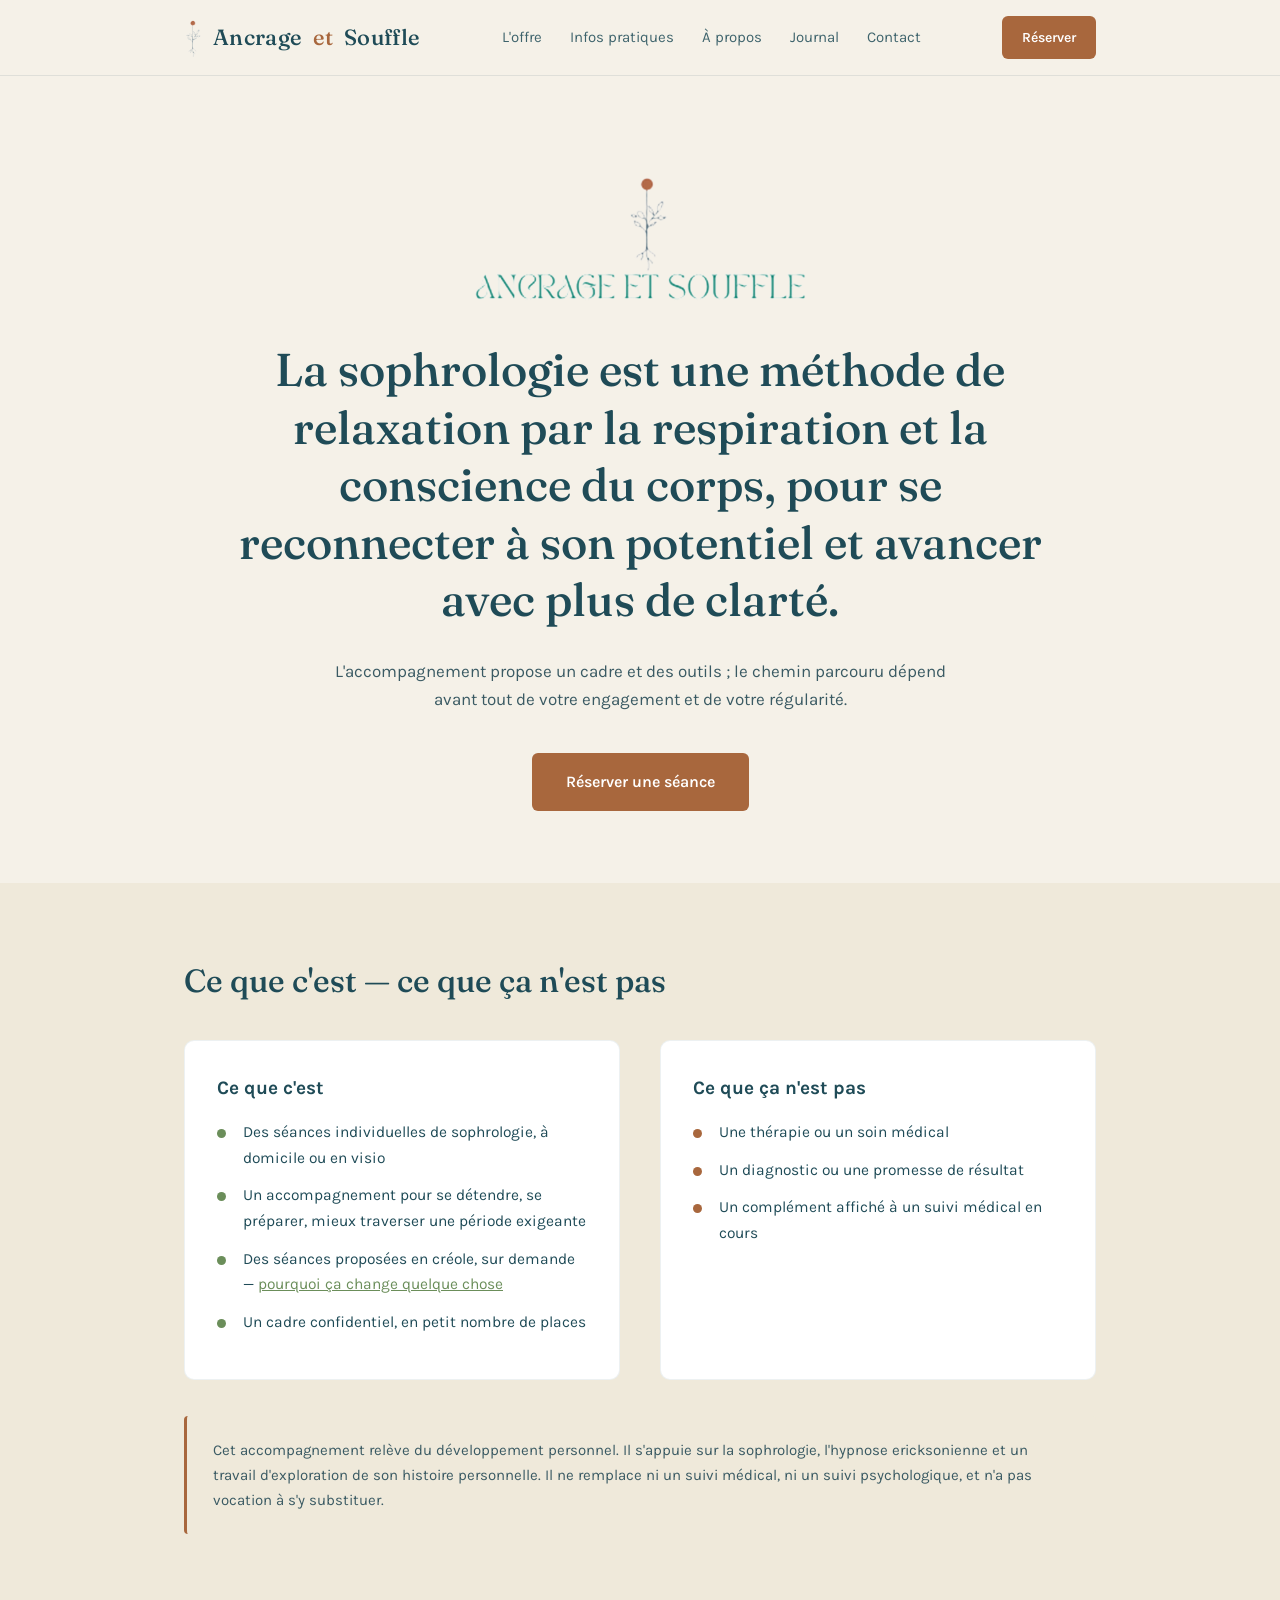
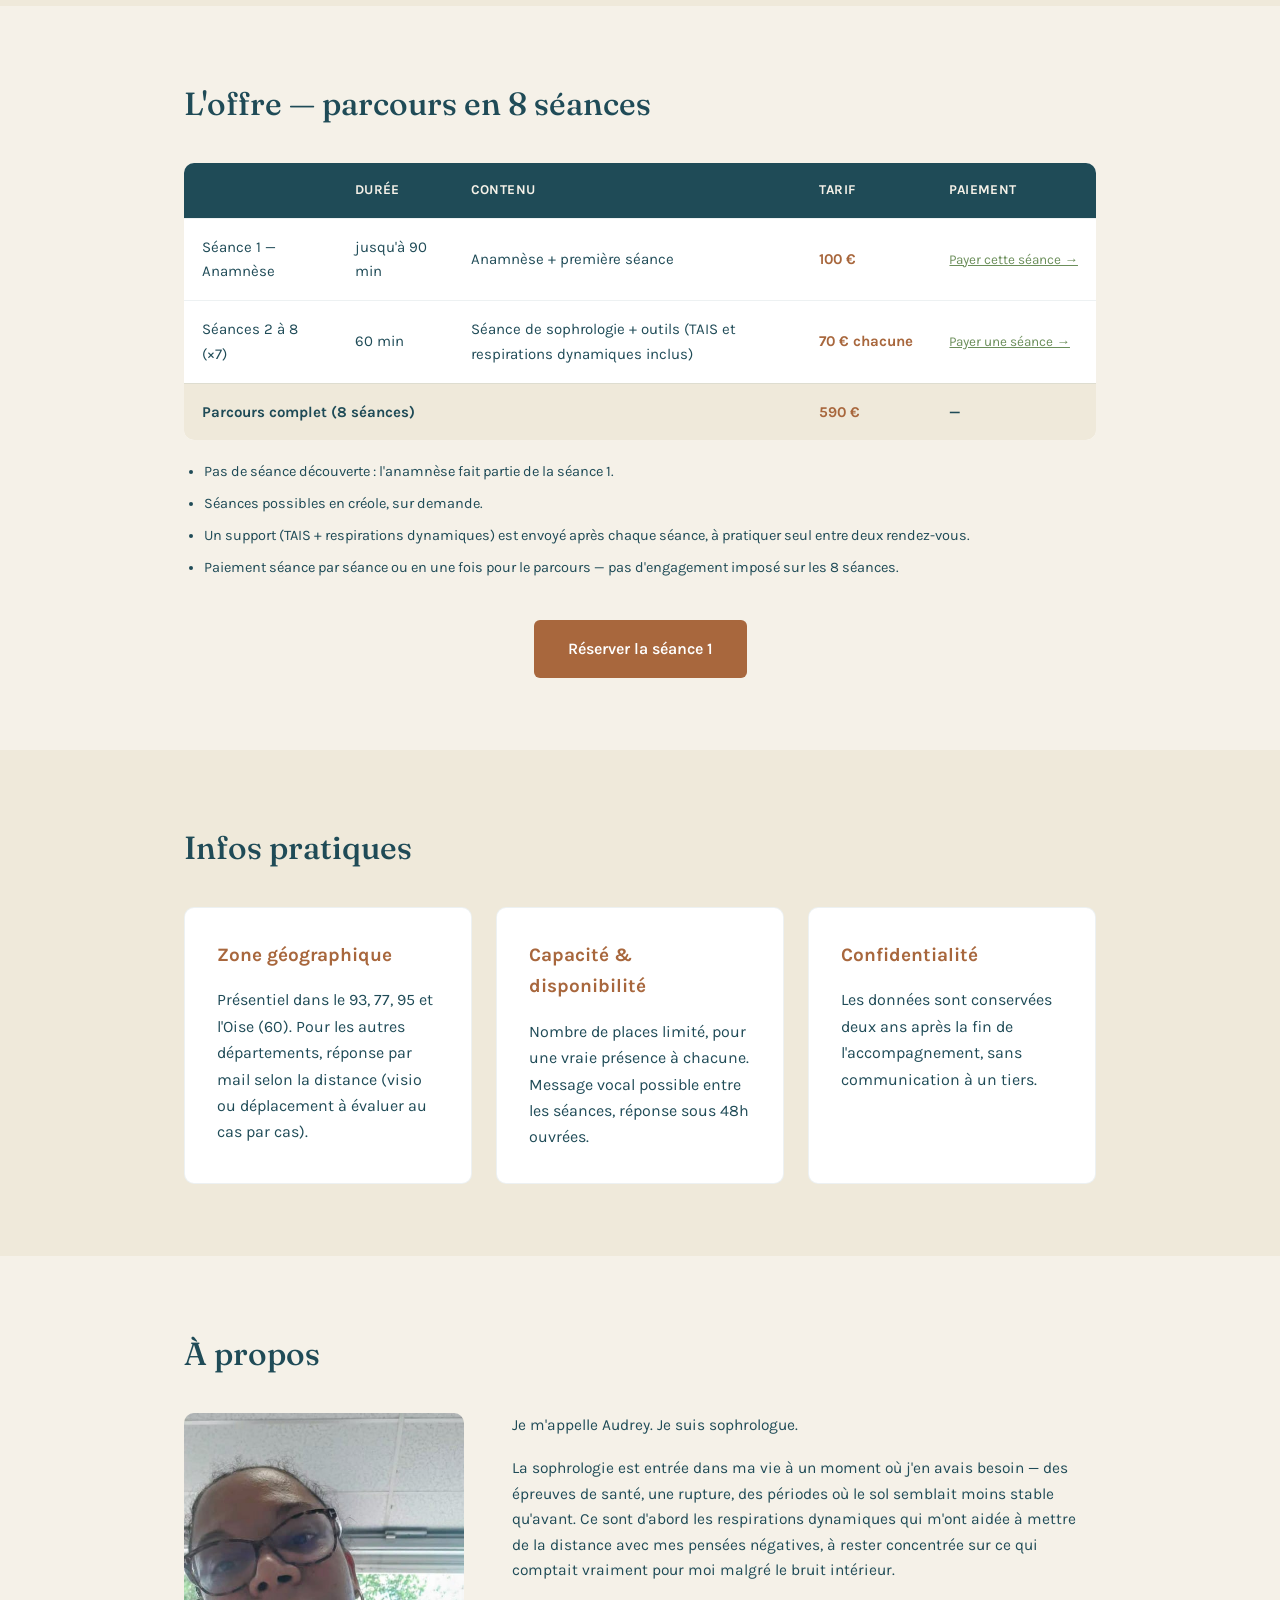
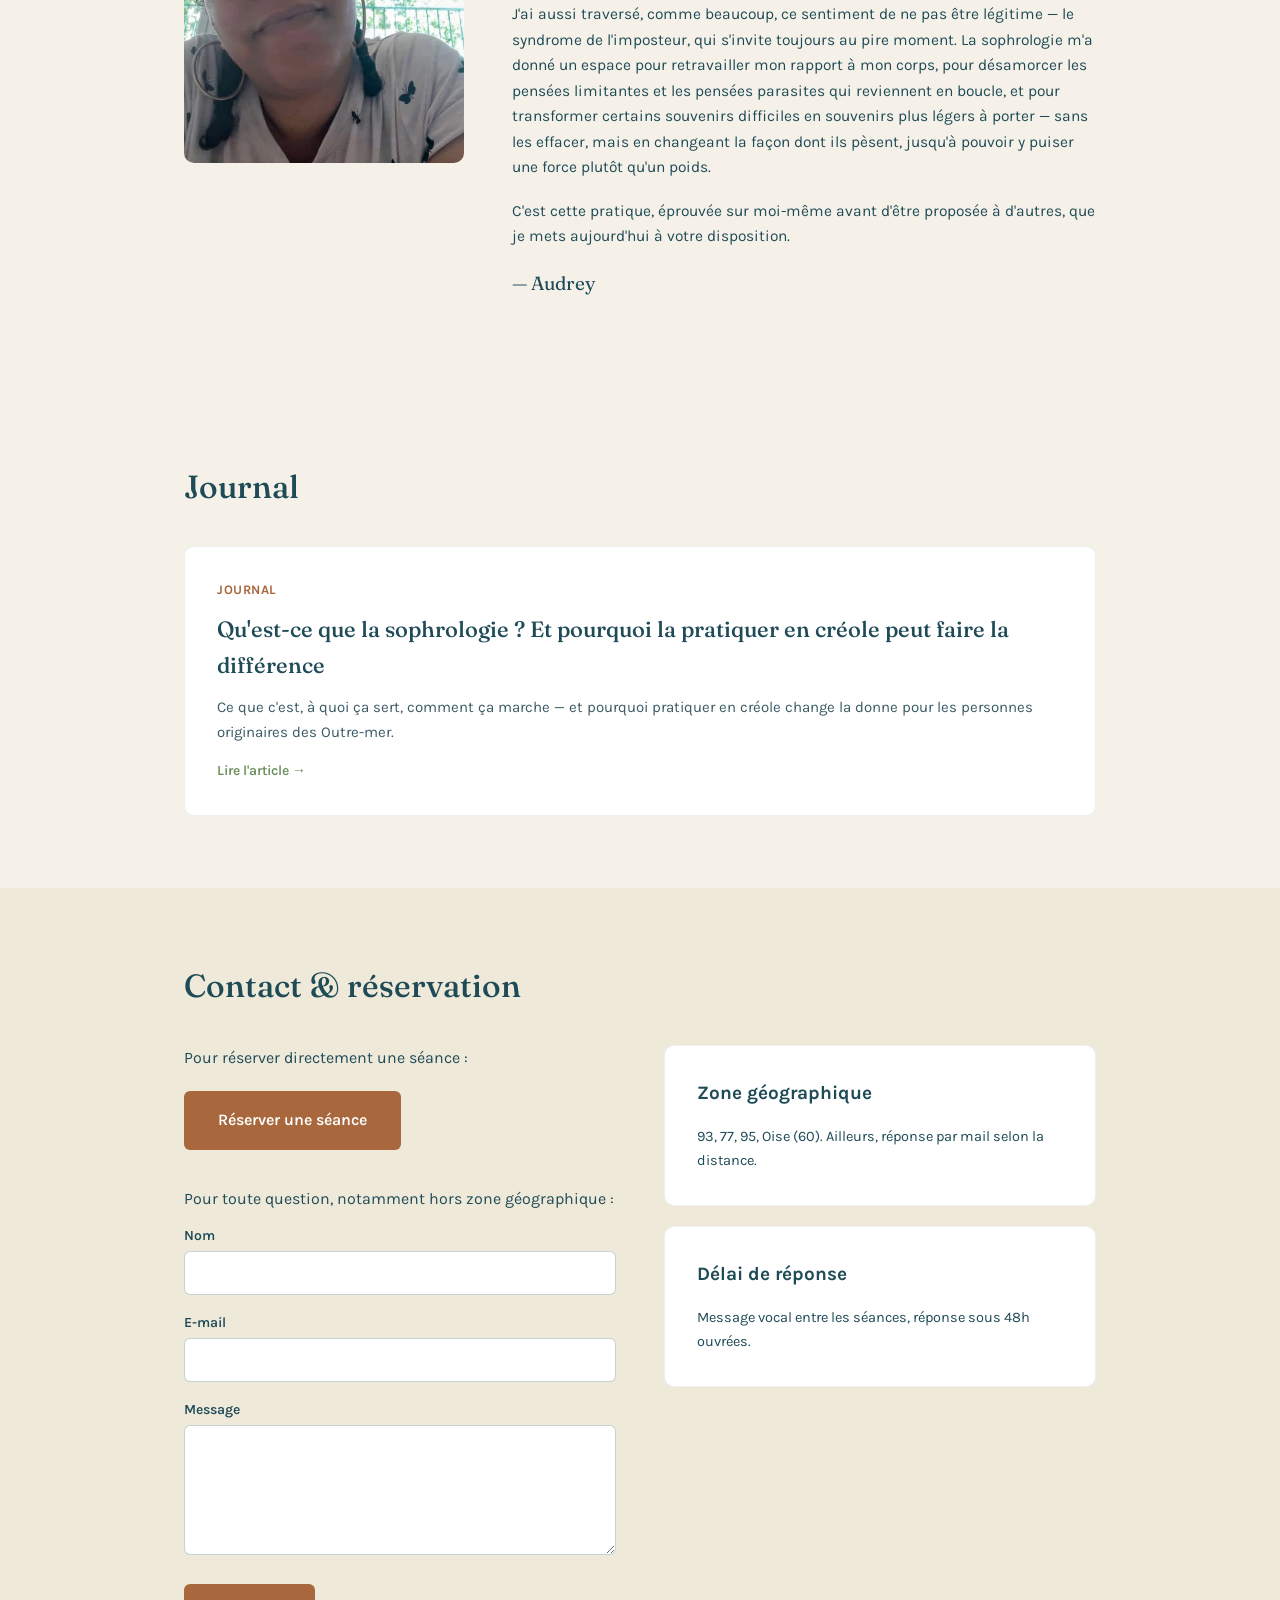
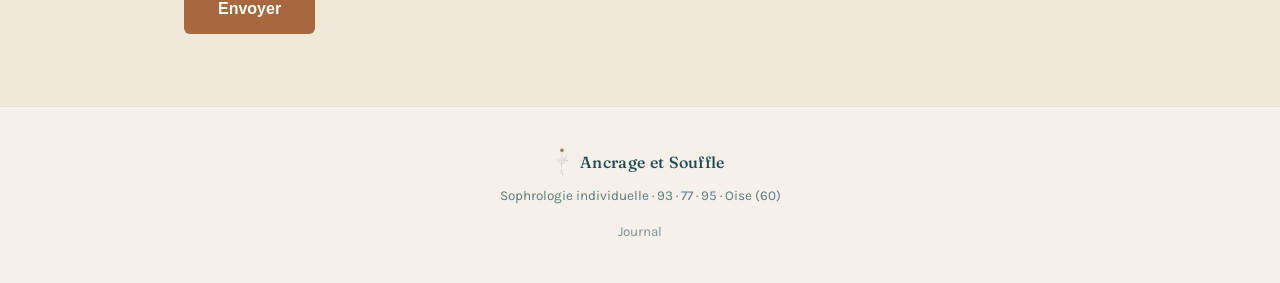
<file: index.html>
<!DOCTYPE html>
<html lang="fr">
<head>
<meta charset="UTF-8">
<meta name="viewport" content="width=device-width,initial-scale=1">
<title>Ancrage et Souffle · Sophrologie · Audrey</title>
<meta name="description" content="Séances individuelles de sophrologie à domicile ou en visio, dans le 93, 77, 95 et l'Oise. Un cadre confidentiel, un parcours en 8 séances.">
<link rel="preconnect" href="https://fonts.googleapis.com">
<link rel="preconnect" href="https://fonts.gstatic.com" crossorigin>
<link href="https://fonts.googleapis.com/css2?family=Fraunces:opsz,wght@9..144,400;9..144,500;9..144,600&family=Karla:wght@400;500;600;700&display=swap" rel="stylesheet">
<link rel="icon" type="image/png" href="assets/logo.png">
<link rel="stylesheet" href="assets/style.css">
</head>
<body>

<header>
  <div class="nav">
    <a href="#accueil" class="brand"><img class="brand-mark" src="assets/logo.png" alt=""> Ancrage <span>et</span> Souffle</a>
    <ul class="nav-links">
      <li><a href="#offre">L'offre</a></li>
      <li><a href="#pratique">Infos pratiques</a></li>
      <li><a href="#apropos">À propos</a></li>
      <li><a href="/journal/">Journal</a></li>
      <li><a href="#contact">Contact</a></li>
    </ul>
    <a class="nav-cta" href="https://www.sumupbookings.com/audreyozen" target="_blank" rel="noopener">Réserver</a>
  </div>
</header>

<main>

  <!-- HERO -->
  <section id="accueil" class="hero wrap">
    <img class="hero-logo" src="assets/logo-full.png" alt="Ancrage et Souffle">
    <h1>La sophrologie est une méthode de relaxation par la respiration et la conscience du corps, pour se reconnecter à son potentiel et avancer avec plus de clarté.</h1>
    <p class="sub">L'accompagnement propose un cadre et des outils ; le chemin parcouru dépend avant tout de votre engagement et de votre régularité.</p>
    <a class="btn" href="https://www.sumupbookings.com/audreyozen" target="_blank" rel="noopener">Réserver une séance</a>
  </section>

  <!-- CE QUE C'EST / CE QUE CA N'EST PAS -->
  <section class="section section--alt">
    <div class="wrap">
      <h2>Ce que c'est — ce que ça n'est pas</h2>
      <div class="two-col">
        <div class="card card--yes">
          <h3>Ce que c'est</h3>
          <ul>
            <li>Des séances individuelles de sophrologie, à domicile ou en visio</li>
            <li>Un accompagnement pour se détendre, se préparer, mieux traverser une période exigeante</li>
            <li>Des séances proposées en créole, sur demande — <a href="/journal/quest-ce-que-la-sophrologie-creole/" style="text-decoration:underline;color:var(--plant)">pourquoi ça change quelque chose</a></li>
            <li>Un cadre confidentiel, en petit nombre de places</li>
          </ul>
        </div>
        <div class="card card--no">
          <h3>Ce que ça n'est pas</h3>
          <ul>
            <li>Une thérapie ou un soin médical</li>
            <li>Un diagnostic ou une promesse de résultat</li>
            <li>Un complément affiché à un suivi médical en cours</li>
          </ul>
        </div>
      </div>
      <p class="clause">Cet accompagnement relève du développement personnel. Il s'appuie sur la sophrologie, l'hypnose ericksonienne et un travail d'exploration de son histoire personnelle. Il ne remplace ni un suivi médical, ni un suivi psychologique, et n'a pas vocation à s'y substituer.</p>
    </div>
  </section>

  <!-- OFFRE -->
  <section id="offre" class="section">
    <div class="wrap">
      <h2>L'offre — parcours en 8 séances</h2>
      <div class="table-scroll">
        <table>
          <thead>
            <tr>
              <th scope="col"></th>
              <th scope="col">Durée</th>
              <th scope="col">Contenu</th>
              <th scope="col">Tarif</th>
              <th scope="col">Paiement</th>
            </tr>
          </thead>
          <tbody>
            <tr>
              <td>Séance 1 — Anamnèse</td>
              <td>jusqu'à 90 min</td>
              <td>Anamnèse + première séance</td>
              <td class="price">100 €</td>
              <td><a class="link-pay" href="https://pay.sumup.com/b2c/QMECCT3I" target="_blank" rel="noopener">Payer cette séance →</a></td>
            </tr>
            <tr>
              <td>Séances 2 à 8 (×7)</td>
              <td>60 min</td>
              <td>Séance de sophrologie + outils (TAIS et respirations dynamiques inclus)</td>
              <td class="price">70 € chacune</td>
              <td><a class="link-pay" href="https://pay.sumup.com/b2c/QITX8AZS" target="_blank" rel="noopener">Payer une séance →</a></td>
            </tr>
            <tr class="total-row">
              <td colspan="3">Parcours complet (8 séances)</td>
              <td class="price">590 €</td>
              <td>—</td>
            </tr>
          </tbody>
        </table>
      </div>
      <div class="table-note">
        <ul>
          <li>Pas de séance découverte : l'anamnèse fait partie de la séance 1.</li>
          <li>Séances possibles en créole, sur demande.</li>
          <li>Un support (TAIS + respirations dynamiques) est envoyé après chaque séance, à pratiquer seul entre deux rendez-vous.</li>
          <li>Paiement séance par séance ou en une fois pour le parcours — pas d'engagement imposé sur les 8 séances.</li>
        </ul>
      </div>
      <div class="offer-cta">
        <a class="btn" href="https://www.sumupbookings.com/audreyozen" target="_blank" rel="noopener">Réserver la séance 1</a>
      </div>
    </div>
  </section>

  <!-- INFOS PRATIQUES -->
  <section id="pratique" class="section section--alt">
    <div class="wrap">
      <h2>Infos pratiques</h2>
      <div class="practical-grid">
        <div class="card">
          <h3>Zone géographique</h3>
          <p>Présentiel dans le 93, 77, 95 et l'Oise (60). Pour les autres départements, réponse par mail selon la distance (visio ou déplacement à évaluer au cas par cas).</p>
        </div>
        <div class="card">
          <h3>Capacité &amp; disponibilité</h3>
          <p>Nombre de places limité, pour une vraie présence à chacune. Message vocal possible entre les séances, réponse sous 48h ouvrées.</p>
        </div>
        <div class="card">
          <h3>Confidentialité</h3>
          <p>Les données sont conservées deux ans après la fin de l'accompagnement, sans communication à un tiers.</p>
        </div>
      </div>
    </div>
  </section>

  <!-- A PROPOS -->
  <section id="apropos" class="section">
    <div class="wrap">
      <h2>À propos</h2>
      <div class="about">
        <img class="about-photo" src="assets/audrey-portrait.jpg" alt="Portrait d'Audrey">
        <div>
          <p>Je m'appelle Audrey. Je suis sophrologue.</p>
          <p>La sophrologie est entrée dans ma vie à un moment où j'en avais besoin — des épreuves de santé, une rupture, des périodes où le sol semblait moins stable qu'avant. Ce sont d'abord les respirations dynamiques qui m'ont aidée à mettre de la distance avec mes pensées négatives, à rester concentrée sur ce qui comptait vraiment pour moi malgré le bruit intérieur.</p>
          <p>J'ai aussi traversé, comme beaucoup, ce sentiment de ne pas être légitime — le syndrome de l'imposteur, qui s'invite toujours au pire moment. La sophrologie m'a donné un espace pour retravailler mon rapport à mon corps, pour désamorcer les pensées limitantes et les pensées parasites qui reviennent en boucle, et pour transformer certains souvenirs difficiles en souvenirs plus légers à porter — sans les effacer, mais en changeant la façon dont ils pèsent, jusqu'à pouvoir y puiser une force plutôt qu'un poids.</p>
          <p>C'est cette pratique, éprouvée sur moi-même avant d'être proposée à d'autres, que je mets aujourd'hui à votre disposition.</p>
          <p class="signature">— Audrey</p>
        </div>
      </div>
    </div>
  </section>

  <!-- JOURNAL TEASER -->
  <section class="section">
    <div class="wrap">
      <h2>Journal</h2>
      <a class="journal-card" href="/journal/quest-ce-que-la-sophrologie-creole/">
        <div class="meta">Journal</div>
        <h3 style="font-family:'Fraunces',serif;font-weight:500;font-size:22px;margin-bottom:12px;">Qu'est-ce que la sophrologie ? Et pourquoi la pratiquer en créole peut faire la différence</h3>
        <p>Ce que c'est, à quoi ça sert, comment ça marche — et pourquoi pratiquer en créole change la donne pour les personnes originaires des Outre-mer.</p>
        <span class="read-more">Lire l'article →</span>
      </a>
    </div>
  </section>

  <!-- CONTACT -->
  <section id="contact" class="section section--alt">
    <div class="wrap">
      <h2>Contact &amp; réservation</h2>
      <div class="contact-grid">
        <div>
          <p style="margin-bottom:20px;">Pour réserver directement une séance :</p>
          <a class="btn" href="https://www.sumupbookings.com/audreyozen" target="_blank" rel="noopener">Réserver une séance</a>

          <p style="margin-top:36px;margin-bottom:12px;">Pour toute question, notamment hors zone géographique :</p>
          <form name="contact" method="POST" data-netlify="true" netlify-honeypot="bot-field" action="/merci.html">
            <input type="hidden" name="form-name" value="contact">
            <p class="hidden" style="display:none">
              <label>Ne pas remplir si vous êtes humain : <input name="bot-field"></label>
            </p>
            <div>
              <label for="name">Nom</label>
              <input type="text" id="name" name="name" required>
            </div>
            <div>
              <label for="email">E-mail</label>
              <input type="email" id="email" name="email" required>
            </div>
            <div>
              <label for="message">Message</label>
              <textarea id="message" name="message" required></textarea>
            </div>
            <button class="btn submit-btn" type="submit">Envoyer</button>
          </form>
        </div>
        <div class="contact-side">
          <div class="card">
            <h3>Zone géographique</h3>
            <p style="font-size:14.5px;">93, 77, 95, Oise (60). Ailleurs, réponse par mail selon la distance.</p>
          </div>
          <div class="card">
            <h3>Délai de réponse</h3>
            <p style="font-size:14.5px;">Message vocal entre les séances, réponse sous 48h ouvrées.</p>
          </div>
        </div>
      </div>
    </div>
  </section>

</main>

<footer>
  <div class="brand" style="display:inline-flex"><img class="brand-mark" src="assets/logo.png" alt=""> Ancrage et Souffle</div>
  <p>Sophrologie individuelle · 93 · 77 · 95 · Oise (60)</p>
  <ul class="footer-links">
    <li><a href="/journal/">Journal</a></li>
  </ul>
</footer>

</body>
</html>
</file>
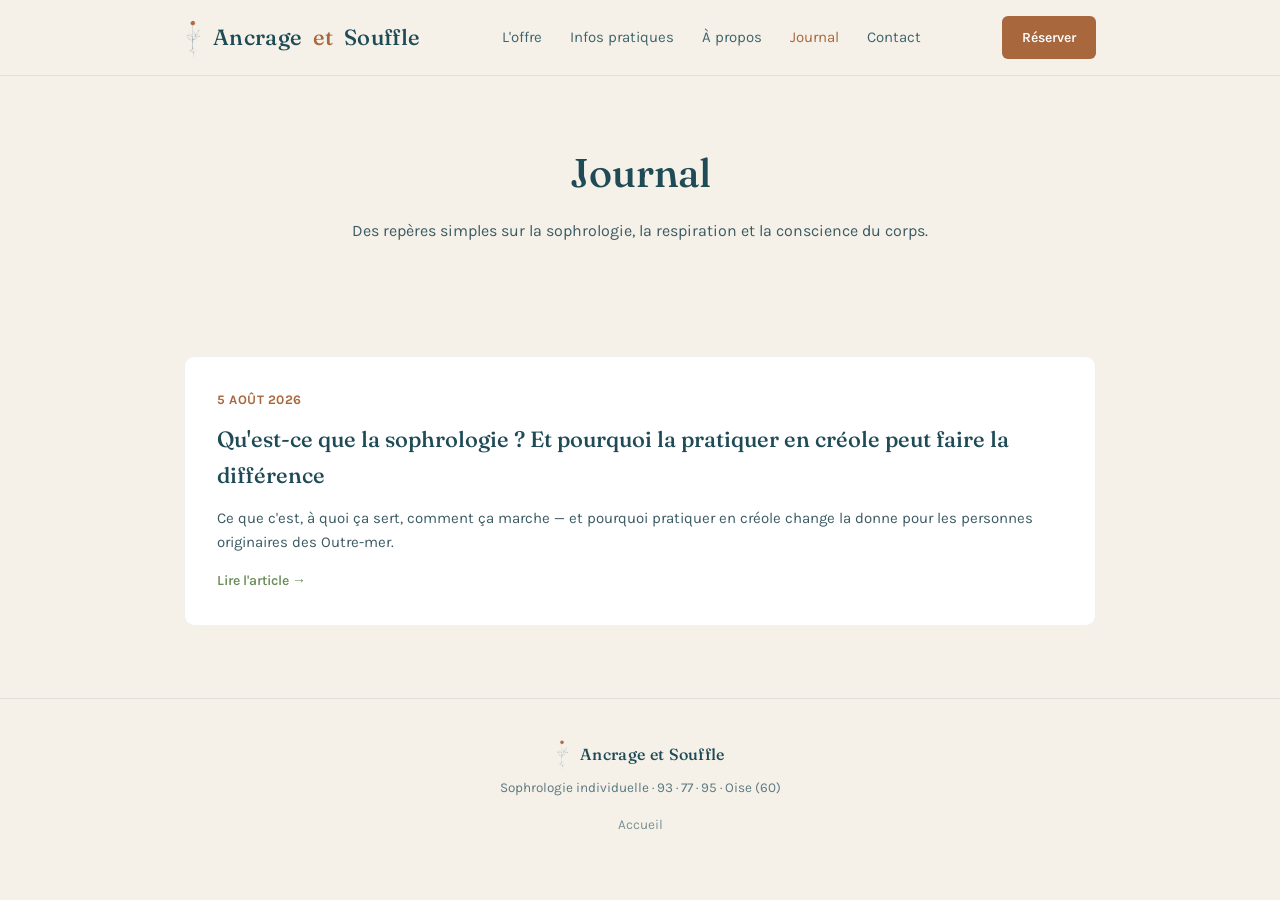
<file: journal/index.html>
<!DOCTYPE html>
<html lang="fr">
<head>
<meta charset="UTF-8">
<meta name="viewport" content="width=device-width,initial-scale=1">
<title>Journal · Ancrage et Souffle</title>
<meta name="description" content="Le journal d'Ancrage et Souffle : articles sur la sophrologie, la respiration et la conscience du corps.">
<link rel="preconnect" href="https://fonts.googleapis.com">
<link rel="preconnect" href="https://fonts.gstatic.com" crossorigin>
<link href="https://fonts.googleapis.com/css2?family=Fraunces:opsz,wght@9..144,400;9..144,500;9..144,600&family=Karla:wght@400;500;600;700&display=swap" rel="stylesheet">
<link rel="icon" type="image/png" href="/assets/logo.png">
<link rel="stylesheet" href="/assets/style.css">
</head>
<body>

<header>
  <div class="nav">
    <a href="/" class="brand"><img class="brand-mark" src="/assets/logo.png" alt=""> Ancrage <span>et</span> Souffle</a>
    <ul class="nav-links">
      <li><a href="/#offre">L'offre</a></li>
      <li><a href="/#pratique">Infos pratiques</a></li>
      <li><a href="/#apropos">À propos</a></li>
      <li><a href="/journal/" class="active">Journal</a></li>
      <li><a href="/#contact">Contact</a></li>
    </ul>
    <a class="nav-cta" href="https://www.sumupbookings.com/audreyozen" target="_blank" rel="noopener">Réserver</a>
  </div>
</header>

<main>
  <section class="page-hero wrap">
    <h1>Journal</h1>
    <p class="sub">Des repères simples sur la sophrologie, la respiration et la conscience du corps.</p>
  </section>

  <section class="section">
    <div class="wrap">
      <div class="journal-list">
        <a class="journal-card" href="/journal/quest-ce-que-la-sophrologie-creole/">
          <div class="meta">5 août 2026</div>
          <h2>Qu'est-ce que la sophrologie ? Et pourquoi la pratiquer en créole peut faire la différence</h2>
          <p>Ce que c'est, à quoi ça sert, comment ça marche — et pourquoi pratiquer en créole change la donne pour les personnes originaires des Outre-mer.</p>
          <span class="read-more">Lire l'article →</span>
        </a>
      </div>
    </div>
  </section>
</main>

<footer>
  <div class="brand" style="display:inline-flex"><img class="brand-mark" src="/assets/logo.png" alt=""> Ancrage et Souffle</div>
  <p>Sophrologie individuelle · 93 · 77 · 95 · Oise (60)</p>
  <ul class="footer-links">
    <li><a href="/">Accueil</a></li>
  </ul>
</footer>

</body>
</html>
</file>
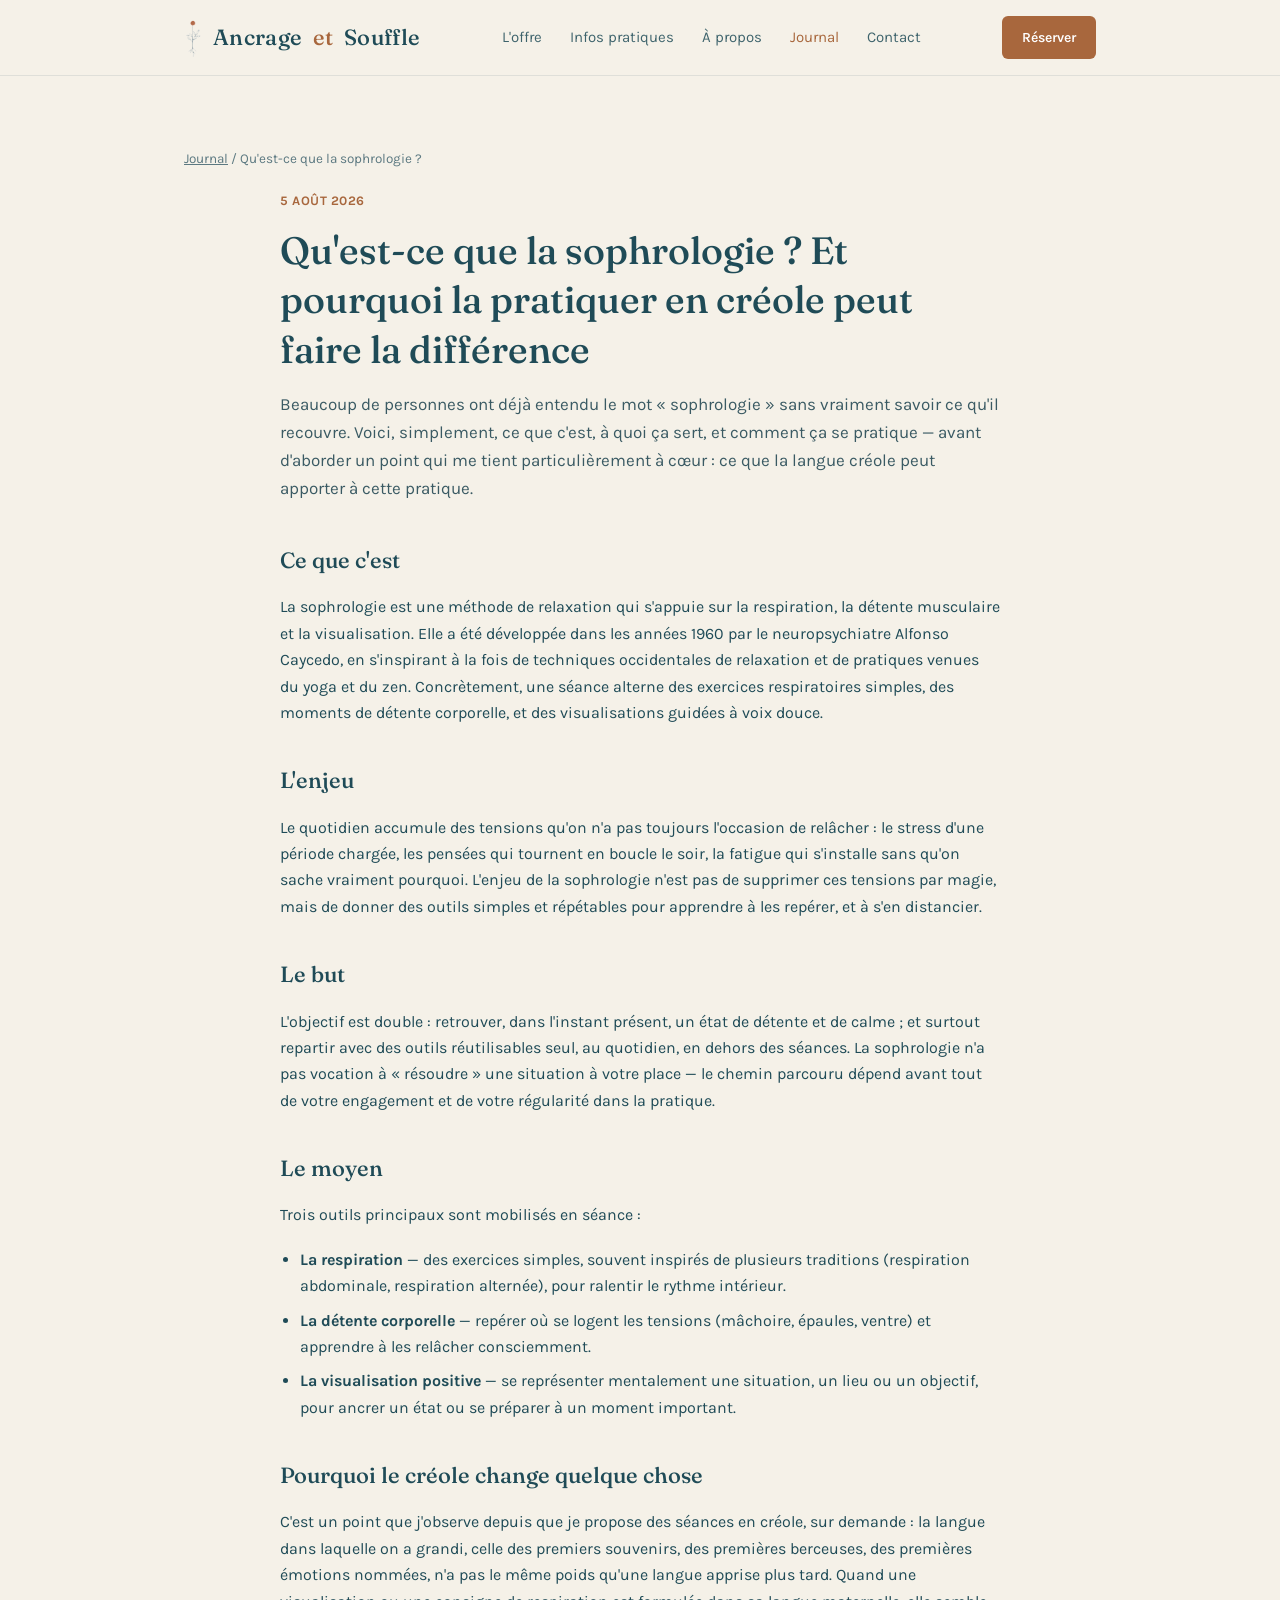
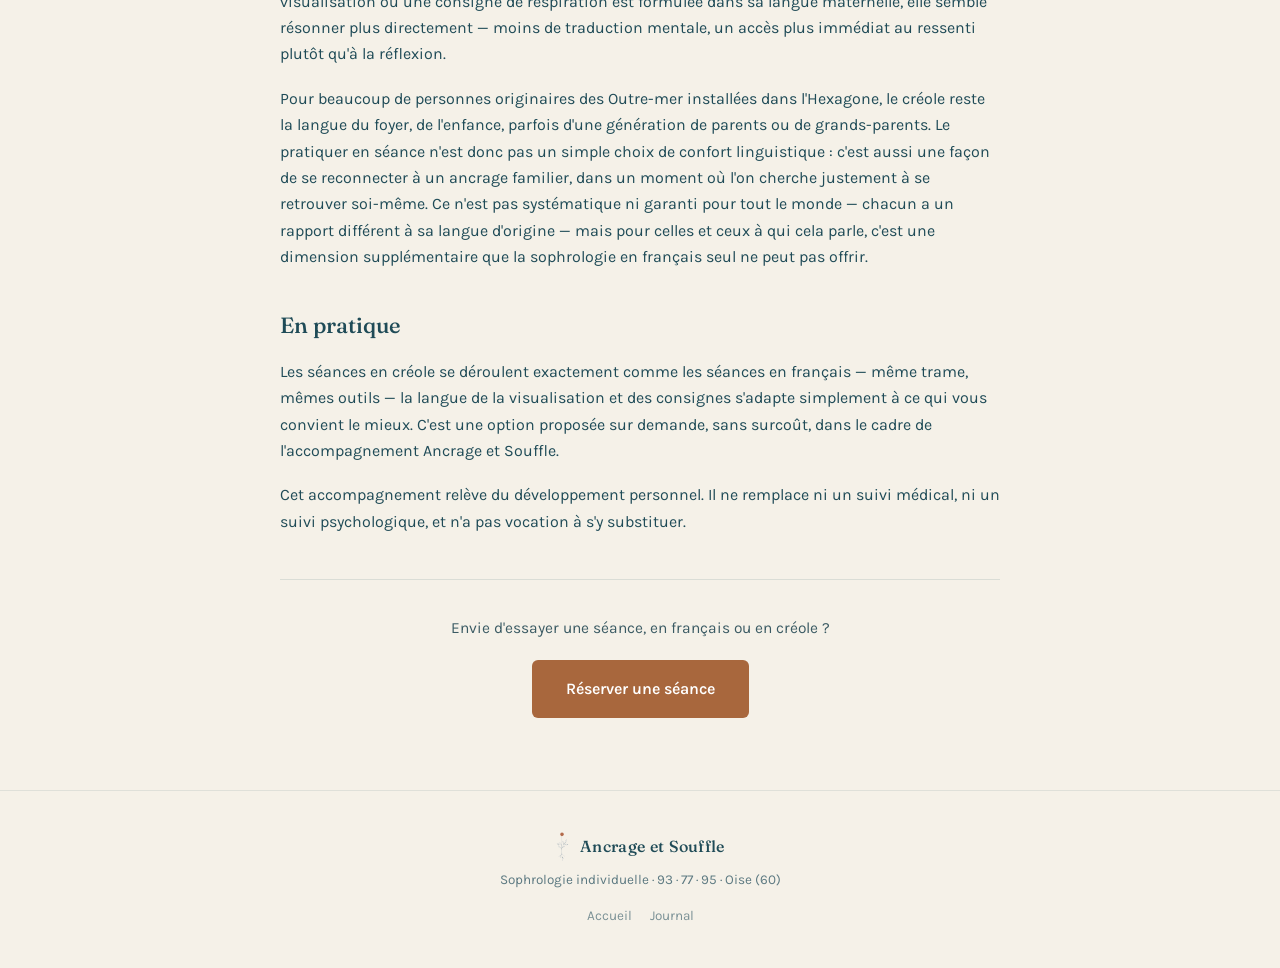
<file: journal/quest-ce-que-la-sophrologie-creole/index.html>
<!DOCTYPE html>
<html lang="fr">
<head>
<meta charset="UTF-8">
<meta name="viewport" content="width=device-width,initial-scale=1">
<title>Sophrologie en créole : une approche par la langue maternelle</title>
<meta name="description" content="Qu'est-ce que la sophrologie, à quoi ça sert, comment ça marche — et pourquoi pratiquer en créole change la donne pour les personnes originaires des Outre-mer.">
<link rel="preconnect" href="https://fonts.googleapis.com">
<link rel="preconnect" href="https://fonts.gstatic.com" crossorigin>
<link href="https://fonts.googleapis.com/css2?family=Fraunces:opsz,wght@9..144,400;9..144,500;9..144,600&family=Karla:wght@400;500;600;700&display=swap" rel="stylesheet">
<link rel="icon" type="image/png" href="/assets/logo.png">
<link rel="stylesheet" href="/assets/style.css">
</head>
<body>

<header>
  <div class="nav">
    <a href="/" class="brand"><img class="brand-mark" src="/assets/logo.png" alt=""> Ancrage <span>et</span> Souffle</a>
    <ul class="nav-links">
      <li><a href="/#offre">L'offre</a></li>
      <li><a href="/#pratique">Infos pratiques</a></li>
      <li><a href="/#apropos">À propos</a></li>
      <li><a href="/journal/" class="active">Journal</a></li>
      <li><a href="/#contact">Contact</a></li>
    </ul>
    <a class="nav-cta" href="https://www.sumupbookings.com/audreyozen" target="_blank" rel="noopener">Réserver</a>
  </div>
</header>

<main>
  <article class="section">
    <div class="wrap">
      <p class="breadcrumb"><a href="/journal/">Journal</a> / Qu'est-ce que la sophrologie ?</p>

      <div class="article-header">
        <div class="meta">5 août 2026</div>
        <h1>Qu'est-ce que la sophrologie ? Et pourquoi la pratiquer en créole peut faire la différence</h1>
        <p class="chapo">Beaucoup de personnes ont déjà entendu le mot « sophrologie » sans vraiment savoir ce qu'il recouvre. Voici, simplement, ce que c'est, à quoi ça sert, et comment ça se pratique — avant d'aborder un point qui me tient particulièrement à cœur : ce que la langue créole peut apporter à cette pratique.</p>
      </div>

      <div class="article-body">
        <h2>Ce que c'est</h2>
        <p>La sophrologie est une méthode de relaxation qui s'appuie sur la respiration, la détente musculaire et la visualisation. Elle a été développée dans les années 1960 par le neuropsychiatre Alfonso Caycedo, en s'inspirant à la fois de techniques occidentales de relaxation et de pratiques venues du yoga et du zen. Concrètement, une séance alterne des exercices respiratoires simples, des moments de détente corporelle, et des visualisations guidées à voix douce.</p>

        <h2>L'enjeu</h2>
        <p>Le quotidien accumule des tensions qu'on n'a pas toujours l'occasion de relâcher : le stress d'une période chargée, les pensées qui tournent en boucle le soir, la fatigue qui s'installe sans qu'on sache vraiment pourquoi. L'enjeu de la sophrologie n'est pas de supprimer ces tensions par magie, mais de donner des outils simples et répétables pour apprendre à les repérer, et à s'en distancier.</p>

        <h2>Le but</h2>
        <p>L'objectif est double : retrouver, dans l'instant présent, un état de détente et de calme ; et surtout repartir avec des outils réutilisables seul, au quotidien, en dehors des séances. La sophrologie n'a pas vocation à « résoudre » une situation à votre place — le chemin parcouru dépend avant tout de votre engagement et de votre régularité dans la pratique.</p>

        <h2>Le moyen</h2>
        <p>Trois outils principaux sont mobilisés en séance :</p>
        <ul>
          <li><strong>La respiration</strong> — des exercices simples, souvent inspirés de plusieurs traditions (respiration abdominale, respiration alternée), pour ralentir le rythme intérieur.</li>
          <li><strong>La détente corporelle</strong> — repérer où se logent les tensions (mâchoire, épaules, ventre) et apprendre à les relâcher consciemment.</li>
          <li><strong>La visualisation positive</strong> — se représenter mentalement une situation, un lieu ou un objectif, pour ancrer un état ou se préparer à un moment important.</li>
        </ul>

        <h2>Pourquoi le créole change quelque chose</h2>
        <p>C'est un point que j'observe depuis que je propose des séances en créole, sur demande : la langue dans laquelle on a grandi, celle des premiers souvenirs, des premières berceuses, des premières émotions nommées, n'a pas le même poids qu'une langue apprise plus tard. Quand une visualisation ou une consigne de respiration est formulée dans sa langue maternelle, elle semble résonner plus directement — moins de traduction mentale, un accès plus immédiat au ressenti plutôt qu'à la réflexion.</p>
        <p>Pour beaucoup de personnes originaires des Outre-mer installées dans l'Hexagone, le créole reste la langue du foyer, de l'enfance, parfois d'une génération de parents ou de grands-parents. Le pratiquer en séance n'est donc pas un simple choix de confort linguistique : c'est aussi une façon de se reconnecter à un ancrage familier, dans un moment où l'on cherche justement à se retrouver soi-même. Ce n'est pas systématique ni garanti pour tout le monde — chacun a un rapport différent à sa langue d'origine — mais pour celles et ceux à qui cela parle, c'est une dimension supplémentaire que la sophrologie en français seul ne peut pas offrir.</p>

        <h2>En pratique</h2>
        <p>Les séances en créole se déroulent exactement comme les séances en français — même trame, mêmes outils — la langue de la visualisation et des consignes s'adapte simplement à ce qui vous convient le mieux. C'est une option proposée sur demande, sans surcoût, dans le cadre de l'accompagnement Ancrage et Souffle.</p>
        <p>Cet accompagnement relève du développement personnel. Il ne remplace ni un suivi médical, ni un suivi psychologique, et n'a pas vocation à s'y substituer.</p>
      </div>

      <div class="article-cta">
        <p>Envie d'essayer une séance, en français ou en créole ?</p>
        <a class="btn" href="https://www.sumupbookings.com/audreyozen" target="_blank" rel="noopener">Réserver une séance</a>
      </div>
    </div>
  </article>
</main>

<footer>
  <div class="brand" style="display:inline-flex"><img class="brand-mark" src="/assets/logo.png" alt=""> Ancrage et Souffle</div>
  <p>Sophrologie individuelle · 93 · 77 · 95 · Oise (60)</p>
  <ul class="footer-links">
    <li><a href="/">Accueil</a></li>
    <li><a href="/journal/">Journal</a></li>
  </ul>
</footer>

</body>
</html>
</file>
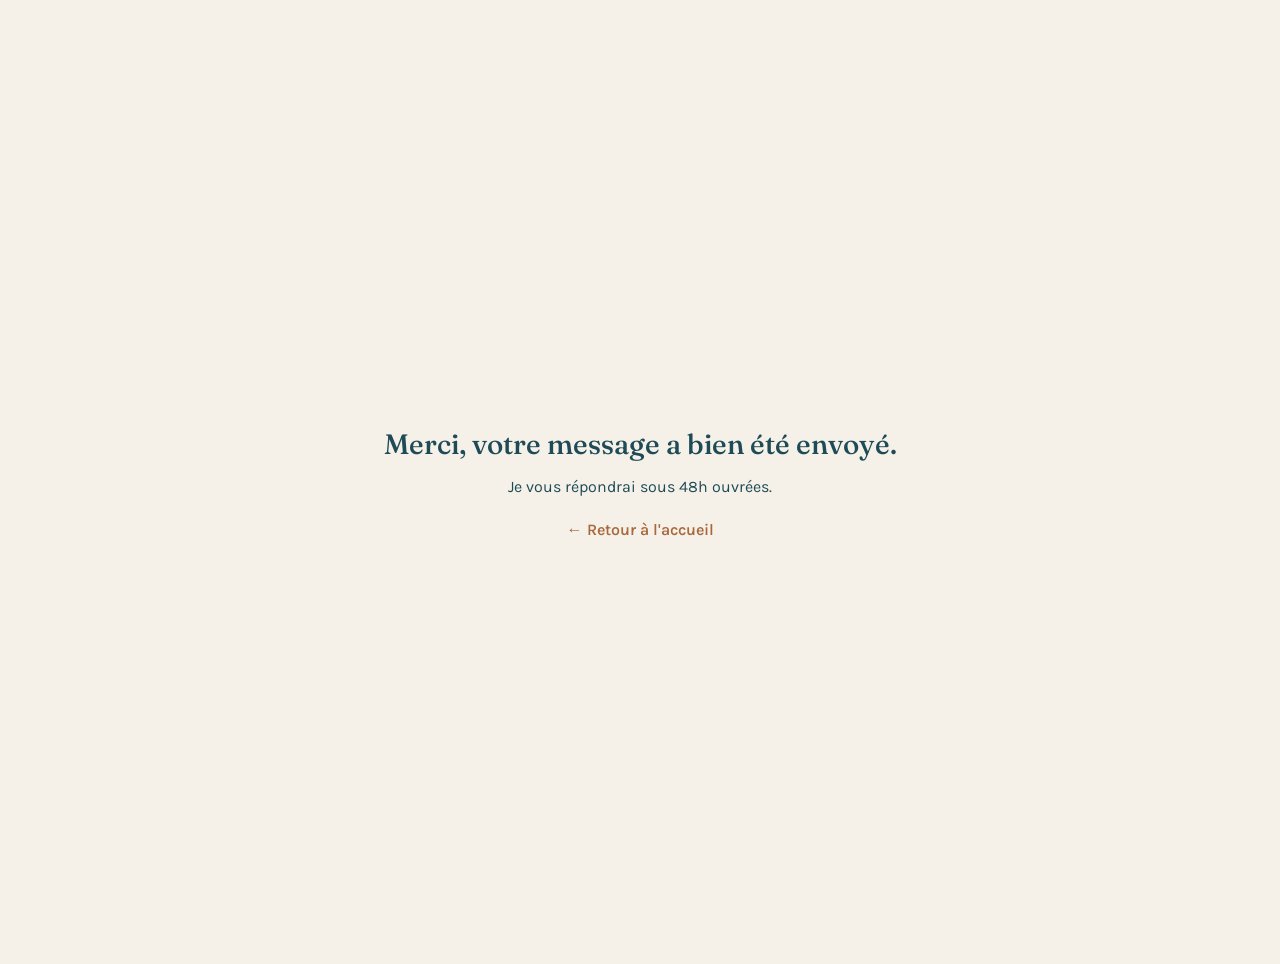
<file: merci.html>
<!DOCTYPE html>
<html lang="fr">
<head>
<meta charset="UTF-8">
<meta name="viewport" content="width=device-width,initial-scale=1">
<title>Message envoyé · Ancrage et Souffle</title>
<link href="https://fonts.googleapis.com/css2?family=Fraunces:opsz,wght@9..144,500&family=Karla:wght@400;600&display=swap" rel="stylesheet">
<link rel="icon" type="image/png" href="assets/logo.png">
<style>
  body{font-family:'Karla',sans-serif;background:#F5F1E8;color:#1F4B57;min-height:100vh;display:flex;align-items:center;justify-content:center;text-align:center;padding:24px}
  h1{font-family:'Fraunces',serif;font-weight:500;font-size:28px;margin-bottom:16px}
  a{color:#A8673D;font-weight:600;text-decoration:none}
  a:hover{text-decoration:underline}
</style>
</head>
<body>
  <div>
    <h1>Merci, votre message a bien été envoyé.</h1>
    <p>Je vous répondrai sous 48h ouvrées.</p>
    <p style="margin-top:24px;"><a href="/">← Retour à l'accueil</a></p>
  </div>
</body>
</html>
</file>
<file: assets/style.css>
:root{
  --ocean:#1F4B57;
  --ivory:#F5F1E8;
  --plant:#6B8E5A;
  --tropic:#E8C468;
  --terracotta:#A8673D;
}
*{box-sizing:border-box;margin:0;padding:0}
html{scroll-behavior:smooth}
body{
  font-family:'Karla',sans-serif;
  background:var(--ivory);
  color:var(--ocean);
  line-height:1.65;
  -webkit-font-smoothing:antialiased;
}
h1,h2,h3,.brand{font-family:'Fraunces',serif;font-weight:500;color:var(--ocean)}
a{color:inherit}
img{max-width:100%;display:block}
.wrap{max-width:960px;margin:0 auto;padding:0 24px}
.section{padding:72px 0}
.section--alt{background:#EFE9DA}

/* header */
header{position:sticky;top:0;background:rgba(245,241,232,.92);backdrop-filter:blur(6px);z-index:50;border-bottom:1px solid rgba(31,75,87,.1)}
.nav{display:flex;align-items:center;justify-content:space-between;padding:16px 24px;max-width:960px;margin:0 auto}
.brand{font-size:22px;letter-spacing:.02em;display:flex;align-items:center;gap:10px;text-decoration:none}
.brand span{color:var(--terracotta)}
.brand-mark{height:38px;width:auto}
.nav-links{display:flex;gap:28px;list-style:none;font-size:15px}
.nav-links a{text-decoration:none;opacity:.85}
.nav-links a:hover,.nav-links a.active{opacity:1;color:var(--terracotta)}
.nav-cta{background:var(--terracotta);color:#fff;padding:10px 20px;border-radius:6px;text-decoration:none;font-size:14px;font-weight:600;white-space:nowrap}
.nav-cta:hover{background:#8f5530}
.menu-toggle{display:none}

/* hero */
.hero{padding:96px 0 72px;text-align:center}
.hero-mark{width:80px;height:auto;margin:0 auto 24px}
.hero-logo{width:min(340px,80vw);height:auto;margin:0 auto 36px}
.hero h1{font-size:clamp(30px,4.2vw,46px);line-height:1.25;max-width:820px;margin:0 auto 28px}
.hero .sub{max-width:640px;margin:0 auto 40px;font-size:17px;color:#3a5a63}
.btn{display:inline-block;background:var(--terracotta);color:#fff;text-decoration:none;padding:16px 34px;border-radius:6px;font-weight:600;font-size:16px;transition:background .2s}
.btn:hover{background:#8f5530}
.btn--outline{background:transparent;border:1.5px solid var(--ocean);color:var(--ocean)}
.btn--outline:hover{background:var(--ocean);color:#fff}

h2{font-size:clamp(24px,3vw,32px);margin-bottom:32px}
.two-col{display:grid;grid-template-columns:1fr 1fr;gap:40px}
@media (max-width:720px){.two-col{grid-template-columns:1fr}}

.card{background:#fff;border-radius:10px;padding:32px;border:1px solid rgba(31,75,87,.08)}
.card h3{font-size:19px;margin-bottom:16px;font-family:'Karla',sans-serif;font-weight:700}
.card ul{list-style:none}
.card li{position:relative;padding-left:26px;margin-bottom:12px;font-size:15.5px}
.card--yes li::before{content:"";position:absolute;left:0;top:9px;width:9px;height:9px;border-radius:50%;background:var(--plant)}
.card--no li::before{content:"";position:absolute;left:0;top:9px;width:9px;height:9px;border-radius:50%;background:var(--terracotta)}

.clause{margin-top:36px;background:#EFE9DA;border-left:3px solid var(--terracotta);padding:22px 26px;border-radius:4px;font-size:15px;color:#3a5a63}

/* offer table */
table{width:100%;border-collapse:collapse;background:#fff;border-radius:10px;overflow:hidden;font-size:15px}
caption{caption-side:top;text-align:left;margin-bottom:12px}
th,td{padding:16px 18px;text-align:left;border-bottom:1px solid rgba(31,75,87,.08)}
th{background:var(--ocean);color:var(--ivory);font-family:'Karla',sans-serif;font-weight:700;font-size:13.5px;letter-spacing:.03em;text-transform:uppercase}
tr:last-child td{border-bottom:none}
td.price{font-weight:700;color:var(--terracotta);white-space:nowrap}
.total-row td{background:#EFE9DA;font-weight:700}
.table-note{margin-top:20px;font-size:14.5px}
.table-note ul{margin-left:20px}
.table-note li{margin-bottom:8px}
.table-scroll{overflow-x:auto}
.link-pay{color:var(--plant);text-decoration:underline;font-size:13.5px;white-space:nowrap}

.offer-cta{margin-top:40px;text-align:center}

/* practical grid */
.practical-grid{display:grid;grid-template-columns:repeat(3,1fr);gap:24px}
@media (max-width:720px){.practical-grid{grid-template-columns:1fr}}
.practical-grid .card h3{color:var(--terracotta)}

/* about */
.about{display:grid;grid-template-columns:280px 1fr;gap:48px;align-items:start}
@media (max-width:720px){.about{grid-template-columns:1fr}}
.about-photo{width:100%;aspect-ratio:4/5;border-radius:10px;object-fit:cover;background:#e2dbc9}
.about p{margin-bottom:18px;font-size:15.5px}
.about .signature{font-family:'Fraunces',serif;font-size:19px;margin-top:8px}

/* contact */
.contact-grid{display:grid;grid-template-columns:1fr 1fr;gap:48px}
@media (max-width:720px){.contact-grid{grid-template-columns:1fr}}
form{display:flex;flex-direction:column;gap:16px}
label{font-size:14px;font-weight:600;margin-bottom:4px;display:block}
input,textarea{width:100%;padding:12px 14px;border:1px solid rgba(31,75,87,.25);border-radius:6px;font-family:'Karla',sans-serif;font-size:15px;background:#fff;color:var(--ocean)}
textarea{min-height:130px;resize:vertical}
input:focus,textarea:focus{outline:2px solid var(--plant);outline-offset:1px}
.submit-btn{align-self:flex-start;margin-top:4px;border:none;cursor:pointer}
.contact-side .card{margin-bottom:20px}

footer{padding:40px 24px;text-align:center;font-size:13.5px;color:#5c7981;border-top:1px solid rgba(31,75,87,.1)}
footer .brand{font-size:16px;margin-bottom:8px;justify-content:center}
footer .brand-mark{height:30px;width:auto}
footer .footer-links{margin-top:14px;display:flex;gap:18px;justify-content:center;list-style:none}
footer .footer-links a{text-decoration:none;opacity:.8}
footer .footer-links a:hover{opacity:1;color:var(--terracotta)}

@media (max-width:720px){
  .nav-links{display:none}
}

/* journal — page en-tête */
.page-hero{padding:64px 0 24px;text-align:center}
.page-hero h1{font-size:clamp(28px,4vw,40px);margin-bottom:12px}
.page-hero .sub{max-width:600px;margin:0 auto;font-size:16px;color:#3a5a63}

/* journal — liste des articles */
.journal-list{display:flex;flex-direction:column;gap:24px;margin-top:16px}
.journal-card{display:block;background:#fff;border-radius:10px;border:1px solid rgba(31,75,87,.08);padding:32px;text-decoration:none;transition:box-shadow .2s,transform .2s}
.journal-card:hover{box-shadow:0 8px 24px rgba(31,75,87,.1);transform:translateY(-2px)}
.journal-card .meta{font-size:13px;text-transform:uppercase;letter-spacing:.04em;color:var(--terracotta);font-weight:700;margin-bottom:10px}
.journal-card h2{font-size:22px;margin-bottom:12px}
.journal-card p{font-size:15px;color:#3a5a63}
.journal-card .read-more{display:inline-block;margin-top:14px;font-size:14px;font-weight:600;color:var(--plant)}

/* journal — article */
.breadcrumb{font-size:13.5px;margin-bottom:20px;color:#5c7981}
.breadcrumb a{text-decoration:underline}
.article-header{max-width:720px;margin:0 auto 40px}
.article-header .meta{font-size:13px;text-transform:uppercase;letter-spacing:.04em;color:var(--terracotta);font-weight:700;margin-bottom:14px}
.article-header h1{font-size:clamp(26px,4vw,38px);line-height:1.3;margin-bottom:16px}
.article-header .chapo{font-size:17px;color:#3a5a63}
.article-body{max-width:720px;margin:0 auto}
.article-body h2{font-size:22px;margin-top:36px;margin-bottom:16px}
.article-body p{font-size:16px;margin-bottom:18px}
.article-body ul{margin:0 0 18px 20px}
.article-body li{font-size:16px;margin-bottom:8px}
.article-cta{max-width:720px;margin:44px auto 0;text-align:center;padding-top:36px;border-top:1px solid rgba(31,75,87,.12)}
.article-cta p{margin-bottom:18px;font-size:15.5px;color:#3a5a63}
</file>
